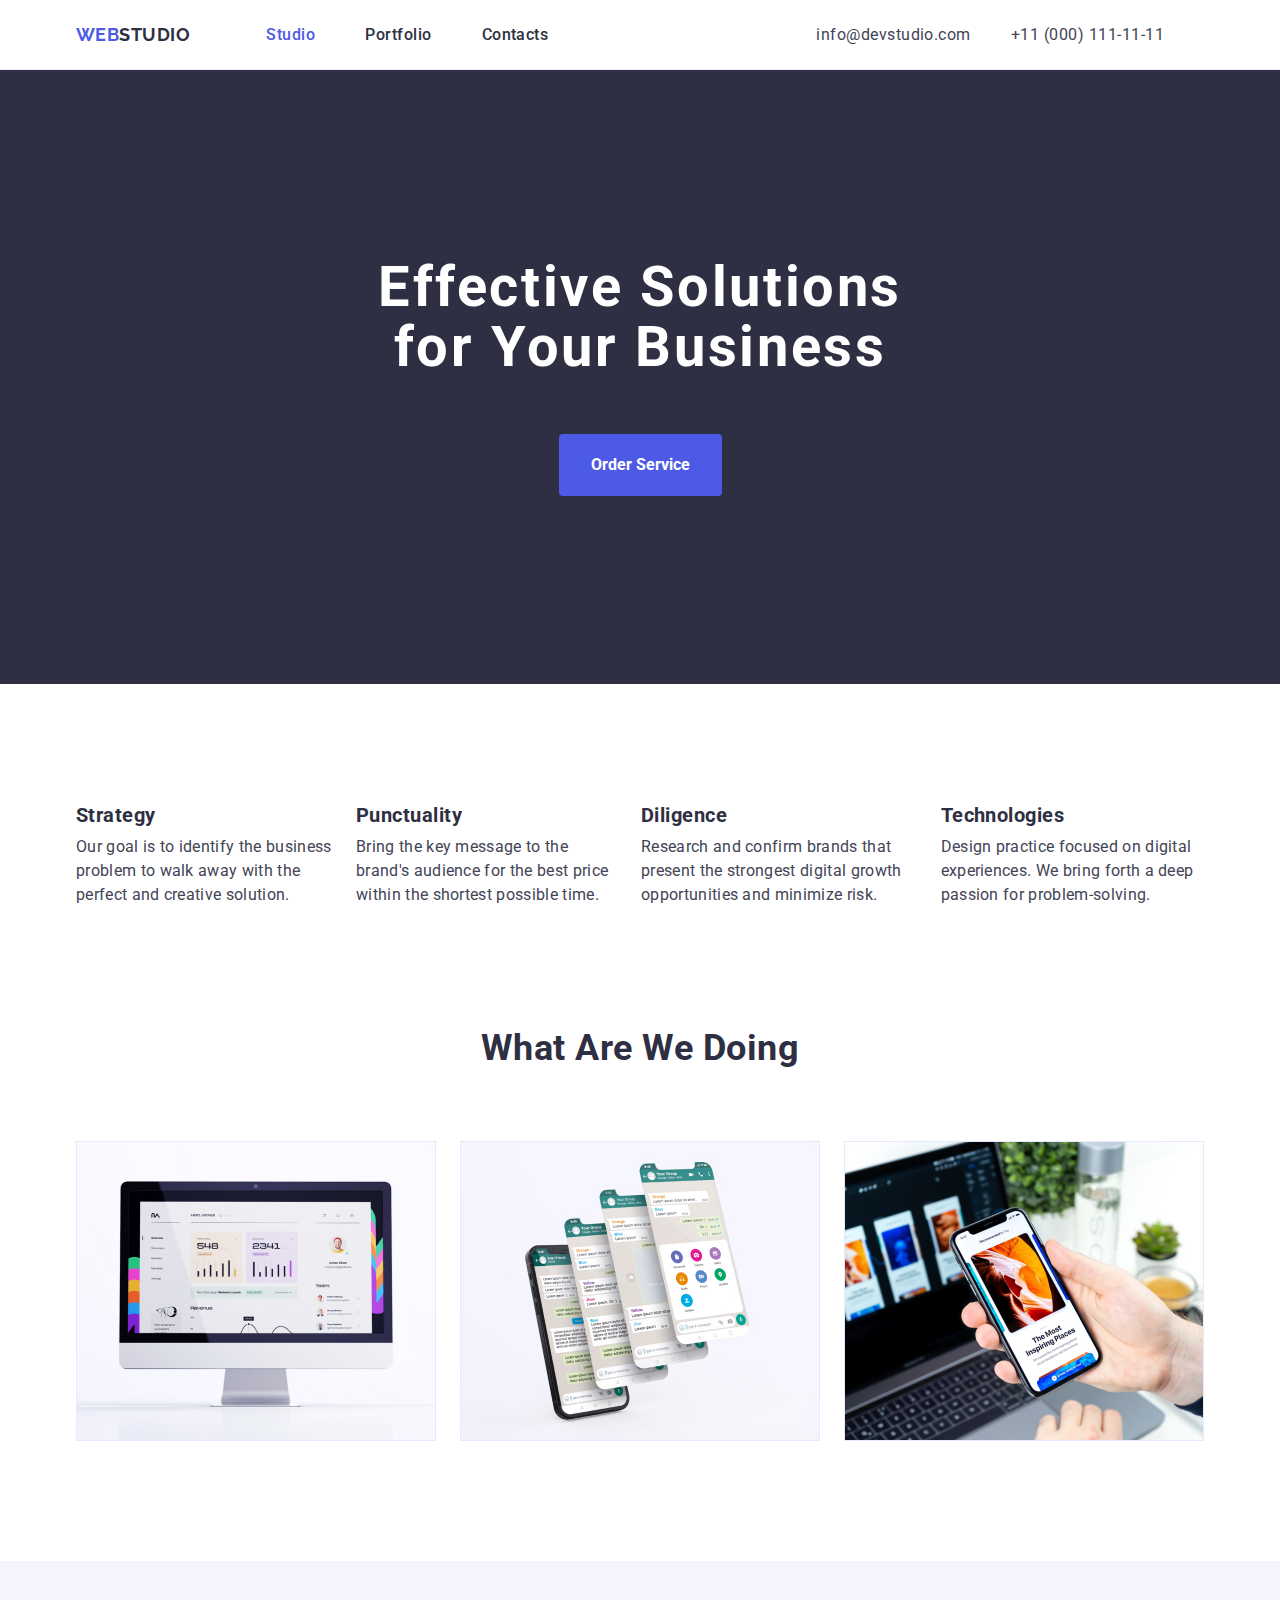
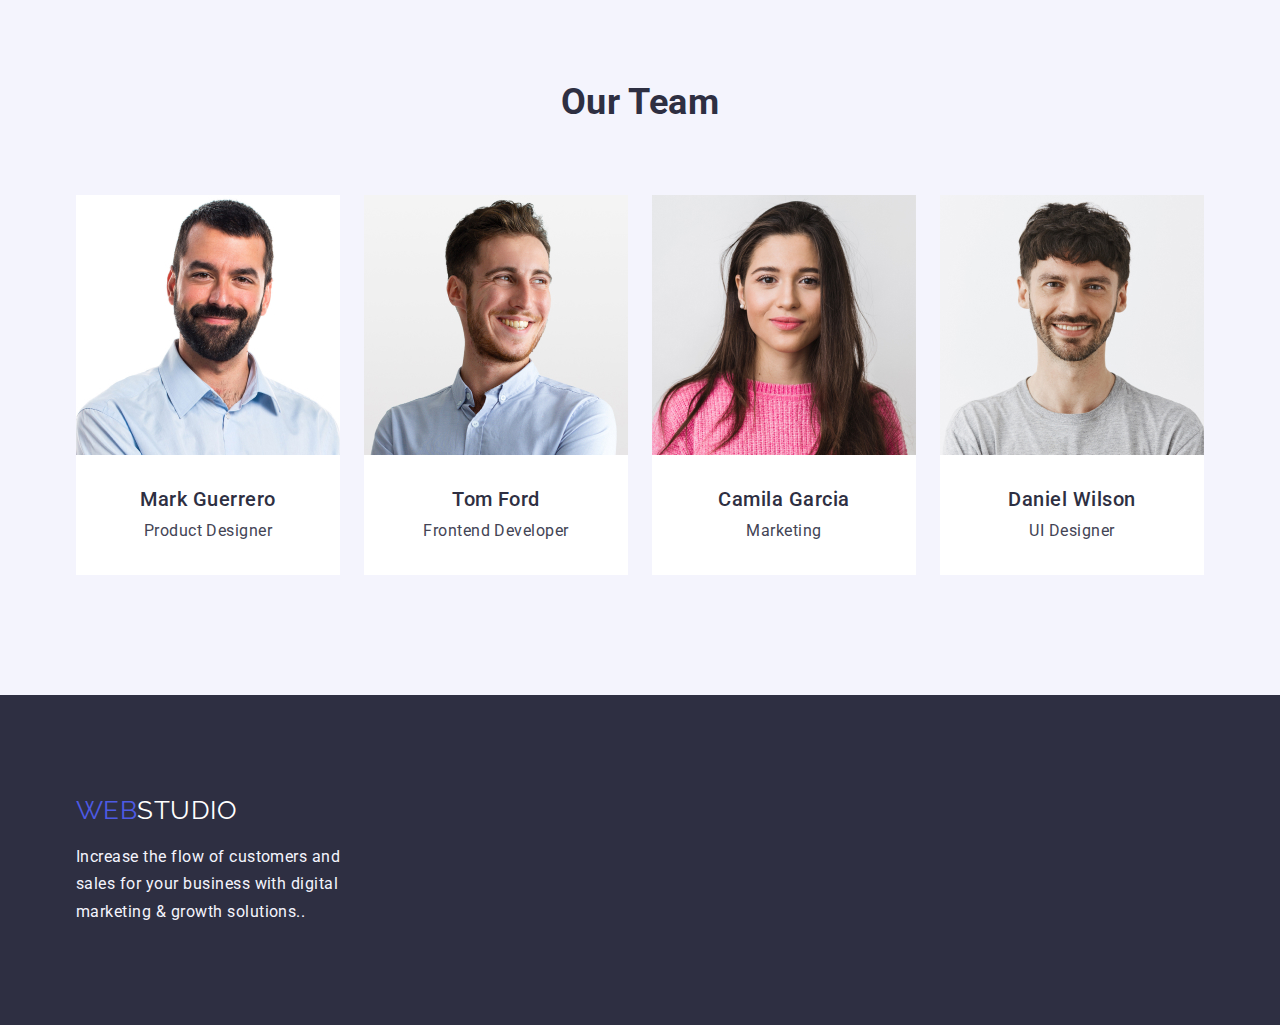
<file: index.html>
<!DOCTYPE html>
<html lang="en">
  <head>
    <meta charset="UTF-8" />
    <meta http-equiv="X-UA-Compatible" content="IE=edge" />
    <meta name="viewport" content="width=device-width, initial-scale=1.0" />
    <title>Studio</title>
    <link rel="preconnect" href="https://fonts.googleapis.com" />
    <link rel="preconnect" href="https://fonts.gstatic.com" crossorigin />
    <link
      href="https://fonts.googleapis.com/css2?family=Raleway:wght@700&family=Roboto:wght@400;500;700;900&display=swap"
      rel="stylesheet"
    />
    <link
      rel="stylesheet"
      href="https://cdnjs.cloudflare.com/ajax/libs/modern-normalize/1.1.0/modern-normalize.min.css"
    />
    <link rel="stylesheet" href="./css/style.css" />
  </head>
  <body>
    <!-- шапка-->
    <header class="header">
      <div class="conteiner conteiner-flex">
        <a href="./index.html" class="logo general-nav"
          ><span class="logo-web">Web</span>Studio</a
        >
        <nav class="nav">
          <ul class="list conteiner-flex">
            <li class="nav-link">
              <a href="./index.html" class="link current general-nav">Studio</a>
            </li>
            <li class="nav-link">
              <a href="./portfolio.html" class="link general-nav">Portfolio</a>
            </li>
            <li class="nav-link">
              <a href="" class="link general-nav">Contacts</a>
            </li>
          </ul>
        </nav>
        <!-- </div>
      <div class="conteiner conteiner-address conteiner-flex"> -->
        <ul class="contact list conteiner-flex">
          <li class="out-nav">
            <a href="mailto:info@devstudio.com" class="link general-nav"
              >info@devstudio.com</a
            >
          </li>
          <li class="out-nav">
            <a href="tel:+11 (000) 111-11-11" class="link general-nav"
              >+11 (000) 111-11-11</a
            >
          </li>
        </ul>
      </div>
    </header>
    <!-- Тіло-->

    <main>
      <!-- Герой-->

      <section class="hero">
        <div class="conteiner">
          <h1 class="title-hero">
            Effective Solutions <br />
            for Your Business
          </h1>
          <button type="button" class="button-hero">Order Service</button>
        </div>
      </section>

      <section class="features">
        <div class="conteiner">
          <h2 class="title displey-non">Особенности</h2>
          <ul class="list conteiner-flex">
            <li class="features-content">
              <h3 class="subtitle">Strategy</h3>
              <p class="text">
                Our goal is to identify the business problem to walk away with
                the perfect and creative solution.
              </p>
            </li>
            <li class="features-content">
              <h3 class="subtitle">Punctuality</h3>
              <p class="text">
                Bring the key message to the brand's audience for the best price
                within the shortest possible time.
              </p>
            </li>
            <li class="features-content">
              <h3 class="subtitle">Diligence</h3>
              <p class="text">
                Research and confirm brands that present the strongest digital
                growth opportunities and minimize risk.
              </p>
            </li>
            <li class="features-content">
              <h3 class="subtitle">Technologies</h3>
              <p class="text">
                Design practice focused on digital experiences. We bring forth a
                deep passion for problem-solving.
              </p>
            </li>
          </ul>
        </div>
      </section>

      <section class="section-work">
        <div class="conteiner">
          <h2 class="title title-work">What Are We Doing</h2>
          <ul class="list conteiner-flex">
            <li class="img-work">
              <img src="./images/work.jpg" alt="monitor" width="360" />
            </li>
            <li class="img-work">
              <img src="./images/work2.jpg" alt="masenger" width="360" />
            </li>
            <li class="img-work">
              <img src="./images/work3.jpg" alt="app" width="360" />
            </li>
          </ul>
        </div>
      </section>

      <section class="team">
        <div class="conteiner">
          <h2 class="title team-title">Our Team</h2>
          <ul class="list conteiner-flex section-team">
            <li class="team-carts list-carts">
              <img src="./images/worker.jpg" alt="Mark Guerrero" width="264" />
              <div class="content-carts">
                <h3 class="subtitle-team">Mark Guerrero</h3>
                <p class="carts-text">Product Designer</p>
              </div>
            </li>
            <li class="team-carts list-carts">
              <img src="./images/worker1.jpg" alt="Tom Ford" width="264" />
              <div class="content-carts">
                <h3 class="subtitle-team">Tom Ford</h3>
                <p class="carts-text">Frontend Developer</p>
              </div>
            </li>
            <li class="team-carts list-carts">
              <img src="./images/worker2.jpg" alt="Camila Garcia" width="264" />
              <div class="content-carts">
                <h3 class="subtitle-team">Camila Garcia</h3>
                <p class="carts-text">Marketing</p>
              </div>
            </li>
            <li class="team-carts list-carts">
              <img src="./images/worker3.jpg" alt="Daniel Wilson" width="264" />
              <div class="content-carts">
                <h3 class="subtitle-team">Daniel Wilson</h3>
                <p class="carts-text">UI Designer</p>
              </div>
            </li>
          </ul>
        </div>
      </section>
    </main>
    <!-- підвал)-->
    <footer class="footer">
      <div class="conteiner footer-container">
        <a href="./index.html" class="link-footer logo-footer"
          ><span class="logo-web">Web</span
          ><span class="studio">Studio</span></a
        >
        <p class="footer-text">
          Increase the flow of customers and <br />
          sales for your business with digital <br />
          marketing & growth solutions..
        </p>
      </div>
    </footer>
  </body>
</html>
<span class="studio"></span>
</file>
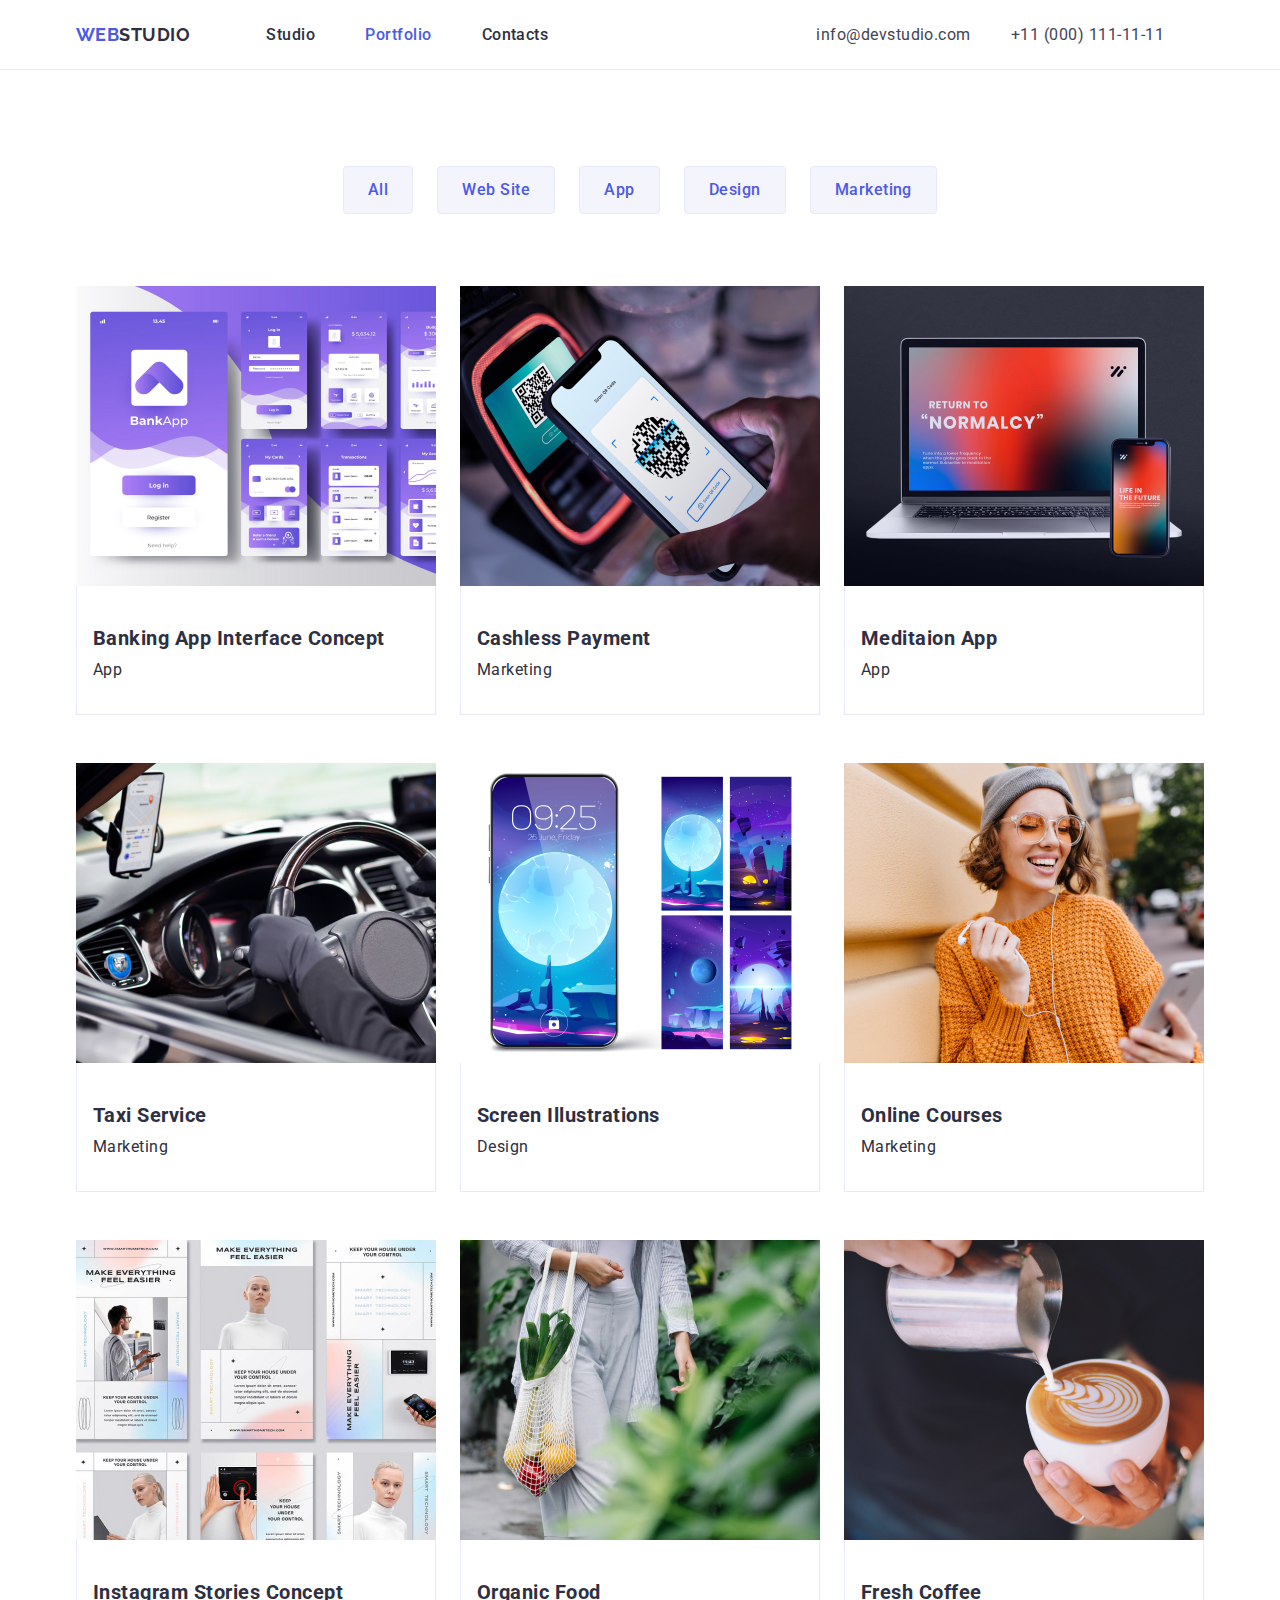
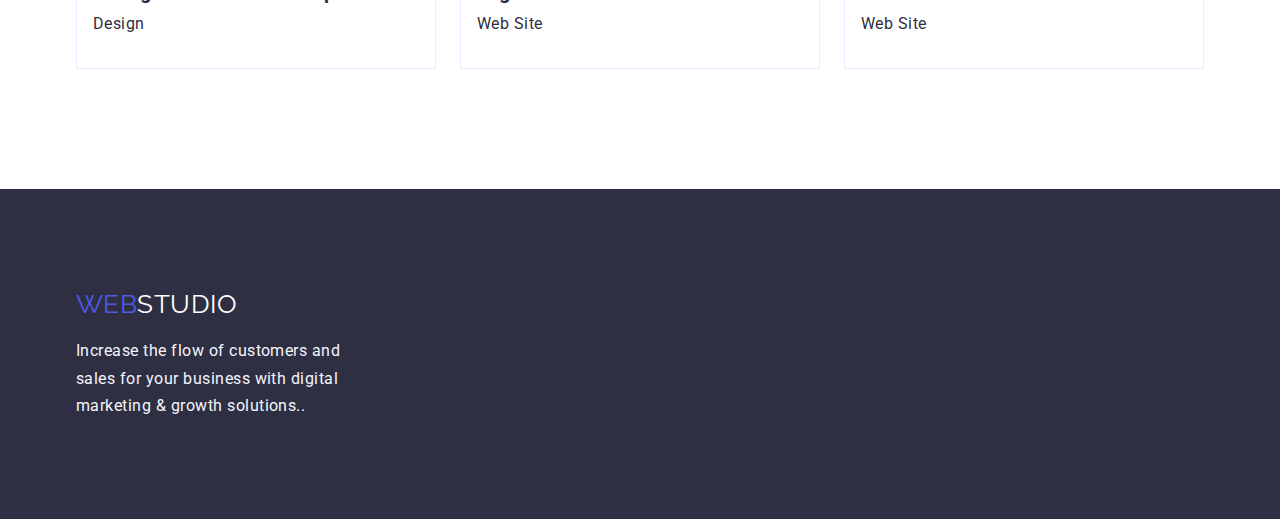
<file: portfolio.html>
<!DOCTYPE html>
<html lang="en">
  <head>
    <meta charset="UTF-8" />
    <meta http-equiv="X-UA-Compatible" content="IE=edge" />
    <meta name="viewport" content="width=device-width, initial-scale=1.0" />
    <title>Portfolio</title>
    <link rel="preconnect" href="https://fonts.googleapis.com" />
    <link rel="preconnect" href="https://fonts.gstatic.com" crossorigin />
    <link
      href="https://fonts.googleapis.com/css2?family=Raleway:wght@700&family=Roboto:wght@400;500;700;900&display=swap"
      rel="stylesheet"
    />
    <link
      rel="stylesheet"
      href="https://cdnjs.cloudflare.com/ajax/libs/modern-normalize/1.1.0/modern-normalize.min.css"
    />
    <link rel="stylesheet" href="./css/style.css" />
  </head>
  <body>
    <!-- шапка-->
    <header class="header">
      <div class="conteiner conteiner-flex">
        <a href="./index.html" class="logo general-nav"
          ><span class="logo-web">Web</span>Studio</a
        >
        <nav class="">
          <ul class="list conteiner-flex">
            <li class="nav-link">
              <a href="./index.html" class="link general-nav">Studio</a>
            </li>
            <li class="nav-link">
              <a href="./portfolio.html" class="link current general-nav">Portfolio</a>
            </li>
            <li class="nav-link">
              <a href="" class="link general-nav">Contacts</a>
            </li>
          </ul>
        </nav>
        <!-- </div>
      <div class="conteiner conteiner-address conteiner-flex"> -->
        <ul class="contact list conteiner-flex">
          <li class="out-nav">
            <a href="mailto:info@devstudio.com" class="link general-nav"
              >info@devstudio.com</a
            >
          </li>
          <li class="out-nav">
            <a href="tel:+11 (000) 111-11-11" class="link general-nav"
              >+11 (000) 111-11-11</a
            >
          </li>
        </ul>
      </div>
    </header>
    <!-- Тіло-->
    <main class="main">
      <!-- Герой-->
      <section class="section-filter">
        <div class="conteiner ">
        <h1 class="non">Filter</h1>
        <ul class="conteiner-flex filter-list">
          <li class="filter-butom">
            <button type="button" class=" filter">All</button>
          </li>
          <li class="filter-butom">
            <button type="button" class=" filter">Web Site</button>
          </li>
          <li class="filter-butom">
            <button type="button" class=" filter">App</button>
          </li>
          <li class="filter-butom">
            <button type="button" class=" filter">Design</button>
          </li>
          <li class="filter-butom">
            <button type="button" class=" filter">Marketing</button>
          </li>
        </ul>
      
        <ul class="list filter-warp conteiner-flex">
          
            <li class="carts-filter">
              <a href="" class="link-filter">
                <img src="./images/filt.jpg" alt="App Banking" />
                <div class="text-filter"><h2 class="title-carts">Banking App Interface Concept</h2>
                <p class="carts-text">App</p></div></a
              >
            </li>
            <li class="carts-filter">
              <a href="" class="link-filter"
                ><img src="./images/filt1.jpg" alt="Cashless Payment" />
                <div class="text-filter"><h2 class="title-carts">Cashless Payment</h2>
                <p class="carts-text">Marketing</p></div></a
              >
            </li>
            <li class="carts-filter">
              <a href="" class="link-filter"
                ><img src="./images/filt2.jpg" alt="Meditaion App" />
                <div class="text-filter"><h2 class="title-carts">Meditaion App</h2>
                <p class="carts-text">App</p></div></a
              >
            </li>
          
          
            <li class="carts-filter">
              <a href="" class="link-filter"
                ><img src="./images/filt3.jpg" alt="Taxi Service" />
                <div class="text-filter"><h2 class="title-carts">Taxi Service</h2>
                <p class="carts-text">Marketing</p></div></a
              >
            </li>
            <li class="carts-filter">
              <a href="" class="link-filter"
                ><img src="./images/filt4.jpg" alt="Screen Illustrations" />
                <div class="text-filter"><h2 class="title-carts">Screen Illustrations</h2>
                <p class="carts-text">Design</p></div></a
              >
            </li>
            <li class="carts-filter">
              <a href="" class="link-filter"
                ><img src="./images/filt5.jpg" alt="Online Courses" />
                <div class="text-filter"><h2 class="title-carts" lang="en">Online Courses</h2>
                <p class="carts-text">Marketing</p></div></a
              >
            </li>
          
            <li class="carts-filter">
              <a href="" class="link-filter"
                ><img src="./images/filt6.jpg" alt="Instagram Stories" />
                <div class="text-filter"><h2 class="title-carts">Instagram Stories Concept</h2>
                <p class="carts-text">Design</p></div></a
              >
            </li>
            <li class="carts-filter">
              <a href="" class="link-filter"
                ><img src="./images/filt7.jpg" alt="logo Organic Food" />
                <div class="text-filter"><h2 class="title-carts">Organic Food</h2>
                <p class="carts-text">Web Site</p></div></a
              >
            </li>
            <li class="carts-filter">
              <a href="" class="link-filter"
                ><img src="./images/filt8.jpg" alt="logo Fresh Coffee" />
                <div class="text-filter"><h2 class="title-carts" lang="en">Fresh Coffee</h2>
                <p class="carts-text">Web Site</p></div></a
              >
            </li>
          
          </div>
        </ul>
      </section>
    </main>
    <!-- підвал)-->
    <footer class="footer ">
      
        <div class="conteiner footer-container">
          <a href="./index.html" class="link-footer logo-footer"
            ><span class="logo-web">Web</span
            ><span class="studio">Studio</span></a
          >
          <p class="footer-text">
            Increase the flow of customers and <br />
            sales for your business with digital <br />
            marketing & growth solutions..
          </p>
        </div>
      
    </footer>
  </body>
</html>
</file>
<file: css/style.css>
:root {
  --main-color: #434455;
  --efect-color: #4d5ae5;
  --h-color: #2e2f42;
  --background-color: #2e2f42;
  --primari-bg-color: #ffffff;
  --but-color: #f4f4fd;
}
h1,
h2,
h3,
h4,
h5,
h6,
p,
ul {
  margin: 0;
  padding: 0;
}
img {
  display: block;
}
body {
  color: var(--main-color);
  font-family: "Roboto", sans-serif;
  letter-spacing: 0.03em;
  line-height: 1.14;
}
.non {
  display: none;
}
.displey-non {
  display: none;
}

.conteiner {
  width: 1158px;
  margin: 0 auto;
  padding-left: 15px;
  padding-right: 15px;
  /* outline: 2px solid tomato; */
}

.conteiner-content {
  box-sizing: content-box;
}

.conteiner-flex {
  max-width: 1158px;
  display: flex;
  align-items: center;
}

.conteiner-address {
  text-align: right;
}

.list {
  list-style: none;
}

.header {
  border-bottom: 1px solid #e7e9fc;

  display: block;
}
/* text */
.text {
  line-height: 1.5;
  font-size: 16px;
  letter-spacing: 0.02em;
}
.post-adres .text {
  font-size: 14px;
}

.nav {
  color: var(--main-color);
  font-weight: 500;
  font-size: 14px;
  letter-spacing: 1.12;
}

.title,
.subtitle,
.logo,
.button-hero {
  color: var(--h-color);
  font-weight: 700;
  font-size: 36px;
  line-height: 1.17;
}

.subtitle {
  font-size: 20px;
  line-height: 1.14;
  margin-bottom: 8px;
}

.subtitle-team {
  color: var(--h-color);
  font-weight: 500;
  font-size: 20px;
  line-height: 1.2;
  text-align: center;
  margin-bottom: 8px;
}

.title-carts {
  font-size: 20px;
  line-height: 2;
}

.carts-text {
  font-size: 16px;
  line-height: 1.5;
}
.text-filter {
  border-left: 1px solid #e7e9fc;
  border-right: 1px solid #e7e9fc;
  border-bottom: 1px solid #e7e9fc;
}
.team-title {
  text-align: center;
  margin-bottom: 72px;
}
.team-carts:nth-last-child(1) {
  margin-right: 0;
}
.team-carts {
  margin-right: 24px;
  display: inline-block;
}

.headline.team,
.team-carts,
.team.title {
  text-align: center;
  background-color: var(--primari-bg-color);
}
.content-carts,
.text-filter {
  padding: 32px 16px;
}

.subtitle.features {
  text-transform: uppercase;
  font-weight: 600;
}
.features {
  padding: 120px 0;
  /* align-items: center; */
}

.hero {
  /* text-transform: uppercase; */
  background-color: var(--background-color);
  font-size: 44px;
  text-align: center;
  font-weight: 900;
  color: var(--primari-bg-color);
  letter-spacing: 0.06em;
  line-height: 1.36;
  padding: 188px 0;
}

.button,
.filter {
  cursor: pointer;
  background-color: var(--but-color);
  color: var(--h-color);
  font-family: "Roboto", sans-serif;
  border: 0;
  border-radius: 4px;
  font-family: "Roboto";
}

.button-hero {
  font-family: inherit;
  border: 0;
  border-radius: 4px;
  font-size: 16px;
  line-height: 1.88;
  cursor: pointer;
  background-color: var(--efect-color);
  color: var(--primari-bg-color);
  padding: 16px 32px;
}

.button-hero:hover,
.button-hero:focus {
  font-size: 16px;
  cursor: pointer;
  background-color: #404bbf;
}

/* link */

.link,
.link-filter {
  text-decoration: none;
  color: var(--background-color);
  line-height: 1.2;
}
.link-filter {
  display: block;
}

.features-content {
  margin-right: 24px;
  width: calc((100%-24px * 3) / 4);
}
.features-content:nth-last-child(1) {
  margin-right: 0;
}

.list-carts {
  text-align: center;
  box-sizing: content-box;
  width: 264px;
}

.title-hero {
  font-size: 56px;
  line-height: 1.07;
  align-items: center;
  margin-bottom: 48px;
}

.filter-conteiner {
  display: inline-block;
  align-items: center;
}

.footer-text {
  color: #f4f4fd;
  font-weight: 400;
  font-size: 16px;
  line-height: 1.7;
  padding-top: 17.5px;
}

.out-nav {
  margin-right: 40px;
}

.img-work {
  margin-right: 24px;
}
.img-work:nth-last-child(1) {
  margin-right: 0;
}

.title-work {
  text-align: center;
  margin-bottom: 72px;
}

.section-work {
  padding-bottom: 120px;
  align-items: center;
}

.general-nav {
  padding-top: 24px;
  padding-bottom: 24px;
}

.nav-link + .nav-link {
  margin-left: 50px;
}
.nav-link {
  display: block;
  font-size: 16px;
  font-weight: 500;
}
.list-filter {
  display: ;
  margin-top: 56px;
  align-items: baseline;
  padding: 94px auto 50px;
  margin-right: 8px;
}

.carts-filter {
  background-color: var(--primari-bg-color);
}

.contact {
  margin-left: auto;
}

.contact .link {
  color: var(--main-color);
}

.link:hover,
.link:focus {
  color: var(--efect-color);
}

.logo {
  text-transform: uppercase;
  font-size: 18px;
  margin-right: 76px;
  text-decoration: none;
  line-height: 1.19;
  font-family: "Raleway", sans-serif;
}

.logo-web {
  color: var(--efect-color);
}

.footer {
  font-weight: 400;
  font-size: 14px;
  background-color: var(--background-color);
  padding-top: 100px;
  padding-bottom: 100px;
}

.address {
  color: rgba(255, 255, 255, 0.6);
  font-style: normal;
  line-height: 1.71;
}

.post-adres {
  color: var(--primari-bg-color);
}

.studio {
  color: var(--primari-bg-color);
}

.section-filter {
  padding-top: 96px;
  padding-bottom: 120px;
}

.filter-list {
  text-align: container;
  margin-bottom: 72px;
  list-style: none;
  justify-content: center;
}
.filter-butom {
  margin-right: 24px;
}

.filter-butom:last-child {
  margin-right: 0;
}

.filter {
  height: 48px;
  font-weight: 500;
  font-size: 16px;
  text-align: center;
  letter-spacing: 0.03em;
  cursor: pointer;
  background-color: var(--but-color);
  color: var(--efect-color);
  padding: 12px 24px;
  border: 1px solid #e7e9fc;
}

.filter:hover,
.filter:focus {
  background-color: var(--efect-color);
  color: var(--primari-bg-color);
  border: 1px solid var(--primari-bg-color);
}
.filter-warp {
  flex-wrap: wrap;
  gap: 48px 24px;
  /* padding-bottom: 120px; */
}

/* asdads */
.link.current {
  color: var(--efect-color);
}

.team {
  background-color: var(--but-color);
  padding-top: 120px;
  padding-bottom: 120px;
}
.logo-footer {
  text-transform: uppercase;
  font-family: "Raleway", sans-serif;
  font-size: 26px;
  line-height: 1.17;
  text-decoration: none;
}
.filter-main {
  padding-bottom: 120px;
}
.link-footer {
  padding-bottom: 17.5px;
}
</file>
